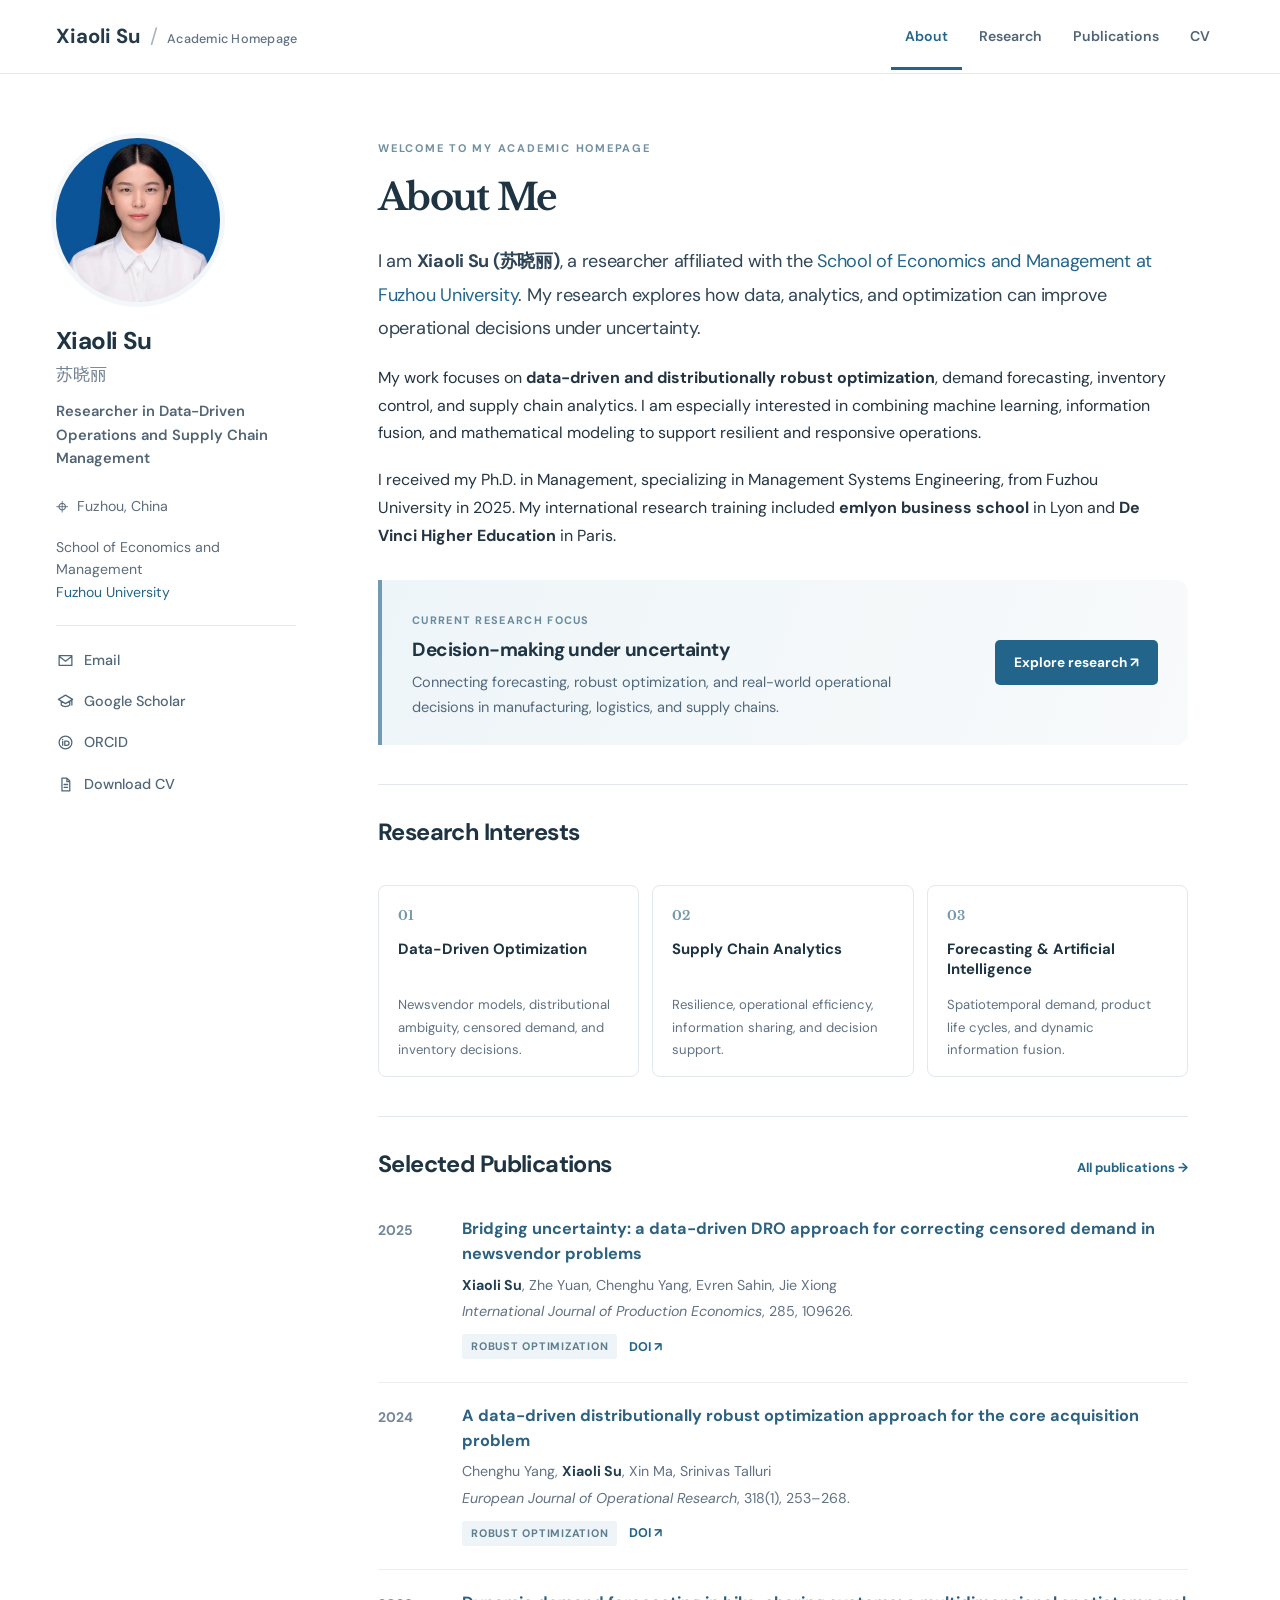
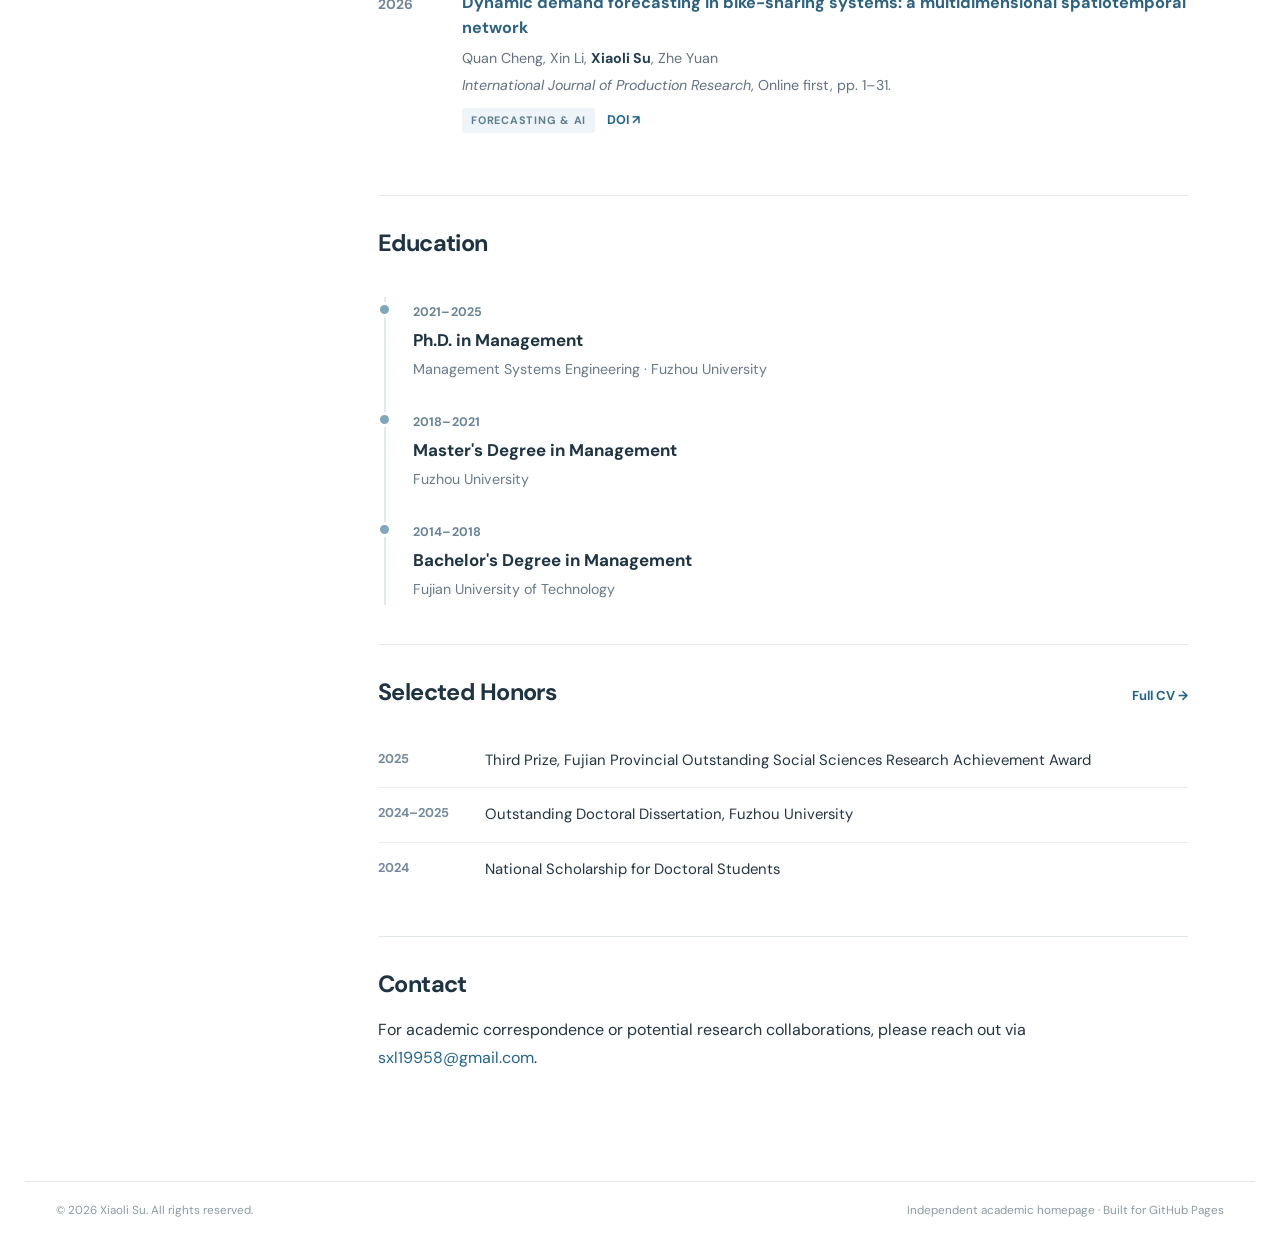
<file: index.html>
<!DOCTYPE html><html lang="en"><head><meta charset="utf-8"><meta name="viewport" content="width=device-width,initial-scale=1"><meta name="color-scheme" content="light"><meta name="description" content="Xiaoli Su, Fuzhou University researcher in data-driven optimization, operations management, and supply chain analytics."><meta name="author" content="Xiaoli Su"><title>About | Xiaoli Su</title><link rel="canonical" href="https://sxl19958-eng.github.io/"><link rel="stylesheet" href="assets/style.css"><link rel="icon" href="assets/favicon.svg" type="image/svg+xml"></head><body><a class="skip-link" href="#content">Skip to main content</a><header class="site-header"><div class="header-inner"><a class="brand" href="index.html">Xiaoli Su <span class="brand-divider">/</span> <span class="brand-subtitle">Academic Homepage</span></a><button class="menu-toggle" type="button" aria-controls="nav-links" aria-expanded="false">Menu <span aria-hidden="true">☰</span></button><nav id="nav-links" aria-label="Main navigation"><a class="active" href="index.html">About</a><a class="" href="research.html">Research</a><a class="" href="publications.html">Publications</a><a class="" href="cv.html">CV</a></nav></div></header><div class="layout"><aside class="sidebar" aria-label="Academic profile"><img class="portrait" src="assets/xiaoli-su.jpg" alt="Portrait of Xiaoli Su"><h2>Xiaoli Su</h2><div class="hanzi">苏晓丽</div><p class="role">Researcher in Data-Driven Operations and Supply Chain Management</p><div class="side-location"><span aria-hidden="true">⌖</span> Fuzhou, China</div><div class="affiliation">School of Economics and Management<br><a href="https://www.fzu.edu.cn/" target="_blank" rel="noopener noreferrer">Fuzhou University</a></div><div class="social-links"><a href="mailto:sxl19958@gmail.com"><svg viewBox="0 0 24 24" aria-hidden="true"><path d="M3 5h18v14H3z M3 6l9 7 9-7"/></svg> Email</a><a href="https://scholar.google.com/citations?user=GWsIet0AAAAJ" target="_blank" rel="noopener noreferrer"><svg viewBox="0 0 24 24" aria-hidden="true"><path d="M2 9l10-6 10 6-10 6-10-6z M6 12v5c3 3 9 3 12 0v-5 M21 10v7"/></svg> Google Scholar</a><a href="https://orcid.org/0000-0001-5351-4329" target="_blank" rel="noopener noreferrer"><svg viewBox="0 0 24 24" aria-hidden="true"><circle cx="12" cy="12" r="9"/><path d="M8 10v6 M8 7.5v.1 M11 10v6 M11 10h3a3 3 0 0 1 0 6h-3"/></svg> ORCID</a><a href="assets/Xiaoli_Su_Public_CV.pdf" download><svg viewBox="0 0 24 24" aria-hidden="true"><path d="M7 3h7l4 4v14H7z M14 3v5h4 M10 12h5 M10 16h5"/></svg> Download CV</a></div></aside><main class="main-content" id="content"><div class="eyebrow">WELCOME TO MY ACADEMIC HOMEPAGE</div><h1>About Me</h1><p class="lead">I am <strong>Xiaoli Su (苏晓丽)</strong>, a researcher affiliated with the <a href="https://www.fzu.edu.cn/" target="_blank" rel="noopener noreferrer">School of Economics and Management at Fuzhou University</a>. My research explores how data, analytics, and optimization can improve operational decisions under uncertainty.</p><p>My work focuses on <strong>data-driven and distributionally robust optimization</strong>, demand forecasting, inventory control, and supply chain analytics. I am especially interested in combining machine learning, information fusion, and mathematical modeling to support resilient and responsive operations.</p><p>I received my Ph.D. in Management, specializing in Management Systems Engineering, from Fuzhou University in 2025. My international research training included <strong>emlyon business school</strong> in Lyon and <strong>De Vinci Higher Education</strong> in Paris.</p><div class="soft-panel"><div><span class="panel-label">CURRENT RESEARCH FOCUS</span><h2>Decision-making under uncertainty</h2><p>Connecting forecasting, robust optimization, and real-world operational decisions in manufacturing, logistics, and supply chains.</p></div><a class="btn" href="research.html">Explore research <span aria-hidden="true">↗</span></a></div><section class="section"><div class="section-title"><h2>Research Interests</h2></div><div class="interest-grid"><div class="interest-card"><div class="interest-icon">01</div><h3>Data-Driven Optimization</h3><p>Newsvendor models, distributional ambiguity, censored demand, and inventory decisions.</p></div><div class="interest-card"><div class="interest-icon">02</div><h3>Supply Chain Analytics</h3><p>Resilience, operational efficiency, information sharing, and decision support.</p></div><div class="interest-card"><div class="interest-icon">03</div><h3>Forecasting & Artificial Intelligence</h3><p>Spatiotemporal demand, product life cycles, and dynamic information fusion.</p></div></div></section><section class="section"><div class="section-title"><h2>Selected Publications</h2><a class="section-link" href="publications.html">All publications →</a></div><article class="publication" data-year="2025" data-topic="Robust Optimization"><div class="paper-year">2025</div><div class="paper-body"><h3><a href="https://doi.org/10.1016/j.ijpe.2025.109626" target="_blank" rel="noopener noreferrer">Bridging uncertainty: a data-driven DRO approach for correcting censored demand in newsvendor problems</a></h3><p class="authors"><strong class="owner">Xiaoli Su</strong>, Zhe Yuan, Chenghu Yang, Evren Sahin, Jie Xiong</p><p class="venue"><em>International Journal of Production Economics</em>, 285, 109626.</p><div class="pub-meta"><span class="topic-pill">Robust Optimization</span><a class="small-link" href="https://doi.org/10.1016/j.ijpe.2025.109626" target="_blank" rel="noopener noreferrer">DOI ↗</a></div></div></article><article class="publication" data-year="2024" data-topic="Robust Optimization"><div class="paper-year">2024</div><div class="paper-body"><h3><a href="https://doi.org/10.1016/j.ejor.2024.05.007" target="_blank" rel="noopener noreferrer">A data-driven distributionally robust optimization approach for the core acquisition problem</a></h3><p class="authors">Chenghu Yang, <strong class="owner">Xiaoli Su</strong>, Xin Ma, Srinivas Talluri</p><p class="venue"><em>European Journal of Operational Research</em>, 318(1), 253–268.</p><div class="pub-meta"><span class="topic-pill">Robust Optimization</span><a class="small-link" href="https://doi.org/10.1016/j.ejor.2024.05.007" target="_blank" rel="noopener noreferrer">DOI ↗</a></div></div></article><article class="publication" data-year="2026" data-topic="Forecasting &amp; AI"><div class="paper-year">2026</div><div class="paper-body"><h3><a href="https://doi.org/10.1080/00207543.2026.2683107" target="_blank" rel="noopener noreferrer">Dynamic demand forecasting in bike-sharing systems: a multidimensional spatiotemporal network</a></h3><p class="authors">Quan Cheng, Xin Li, <strong class="owner">Xiaoli Su</strong>, Zhe Yuan</p><p class="venue"><em>International Journal of Production Research</em>, Online first, pp. 1–31.</p><div class="pub-meta"><span class="topic-pill">Forecasting &amp; AI</span><a class="small-link" href="https://doi.org/10.1080/00207543.2026.2683107" target="_blank" rel="noopener noreferrer">DOI ↗</a></div></div></article></section><section class="section"><div class="section-title"><h2>Education</h2></div><div class="timeline"><div><span class="timeline-year">2021–2025</span><h3>Ph.D. in Management</h3><p>Management Systems Engineering · Fuzhou University</p></div><div><span class="timeline-year">2018–2021</span><h3>Master's Degree in Management</h3><p>Fuzhou University</p></div><div><span class="timeline-year">2014–2018</span><h3>Bachelor's Degree in Management</h3><p>Fujian University of Technology</p></div></div></section><section class="section"><div class="section-title"><h2>Selected Honors</h2><a class="section-link" href="cv.html">Full CV →</a></div><ul class="honors compact"><li><span>2025</span><div>Third Prize, Fujian Provincial Outstanding Social Sciences Research Achievement Award</div></li><li><span>2024–2025</span><div>Outstanding Doctoral Dissertation, Fuzhou University</div></li><li><span>2024</span><div>National Scholarship for Doctoral Students</div></li></ul></section><section class="section"><h2>Contact</h2><p>For academic correspondence or potential research collaborations, please reach out via <a href="mailto:sxl19958@gmail.com">sxl19958@gmail.com</a>.</p></section></main></div><footer class="footer"><div>© 2026 Xiaoli Su. All rights reserved.</div><span>Independent academic homepage · Built for GitHub Pages</span></footer><script src="assets/main.js" defer></script></body></html>
</file>
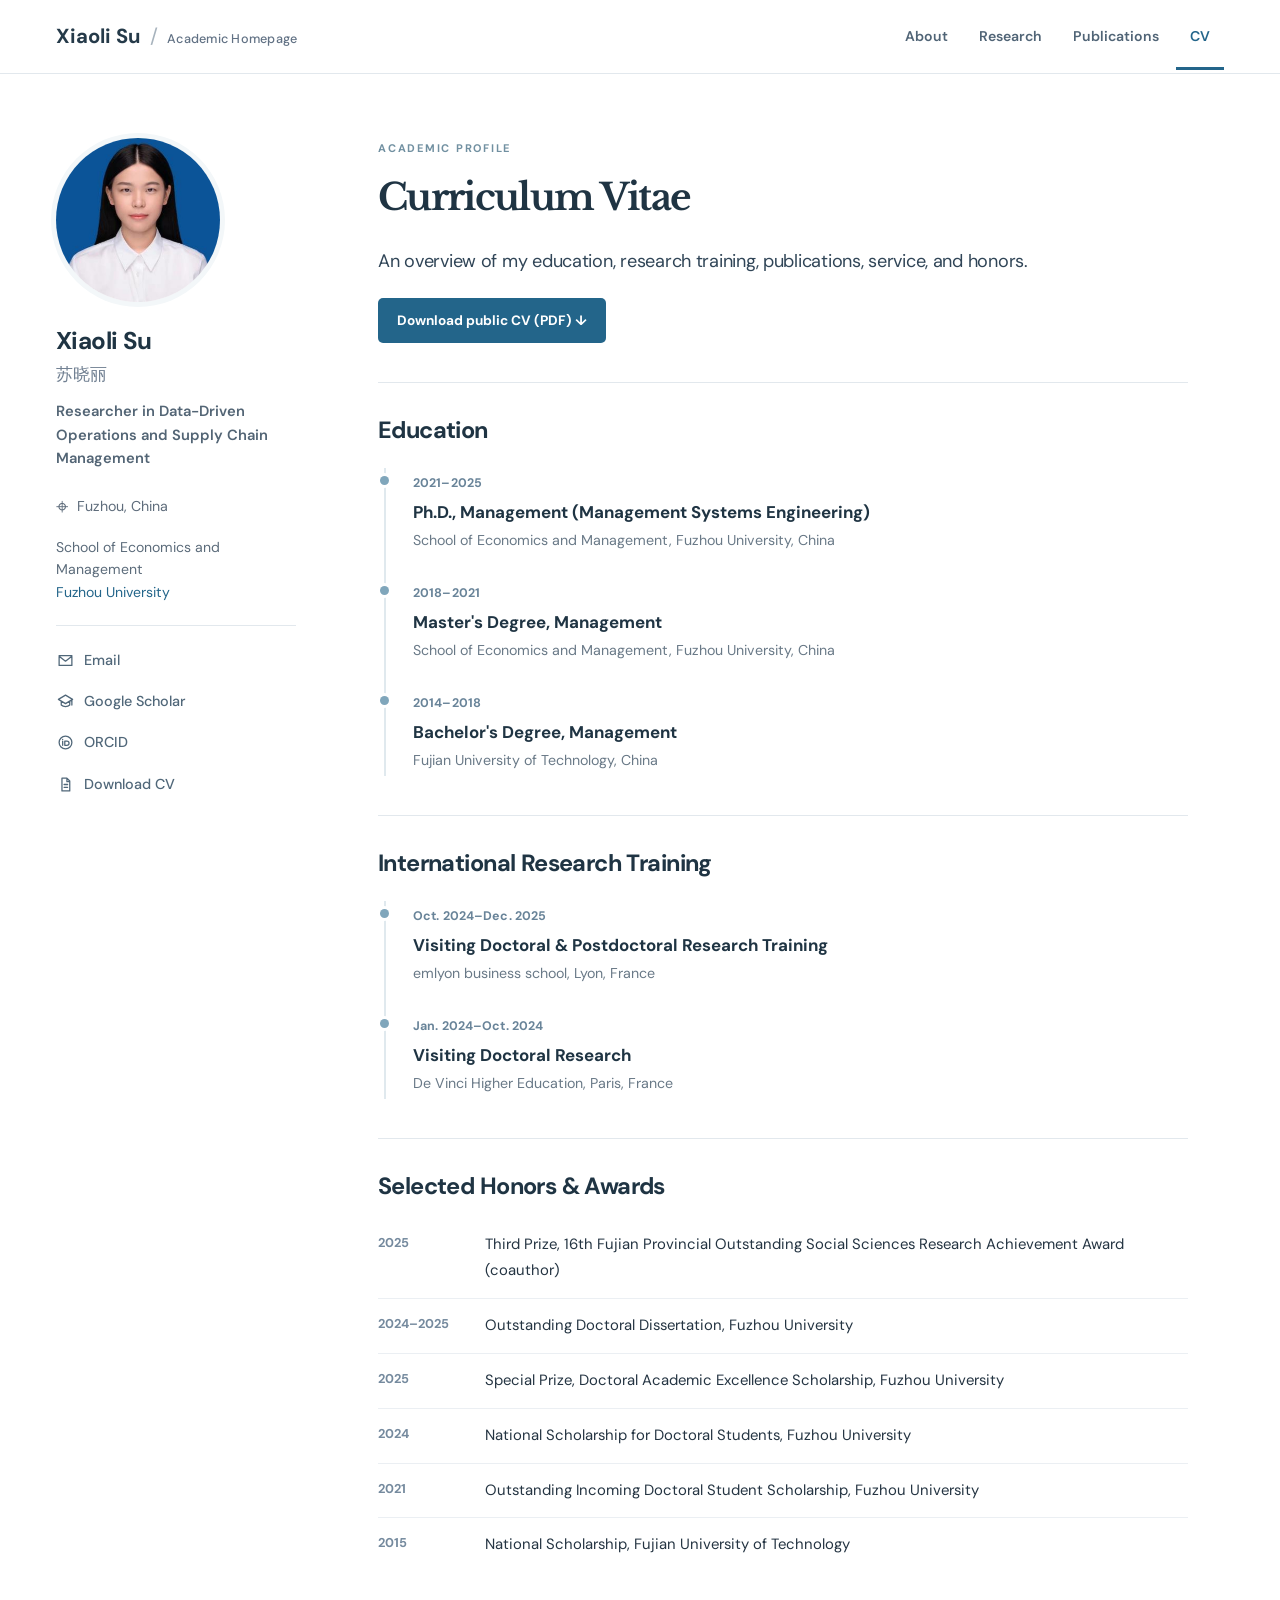
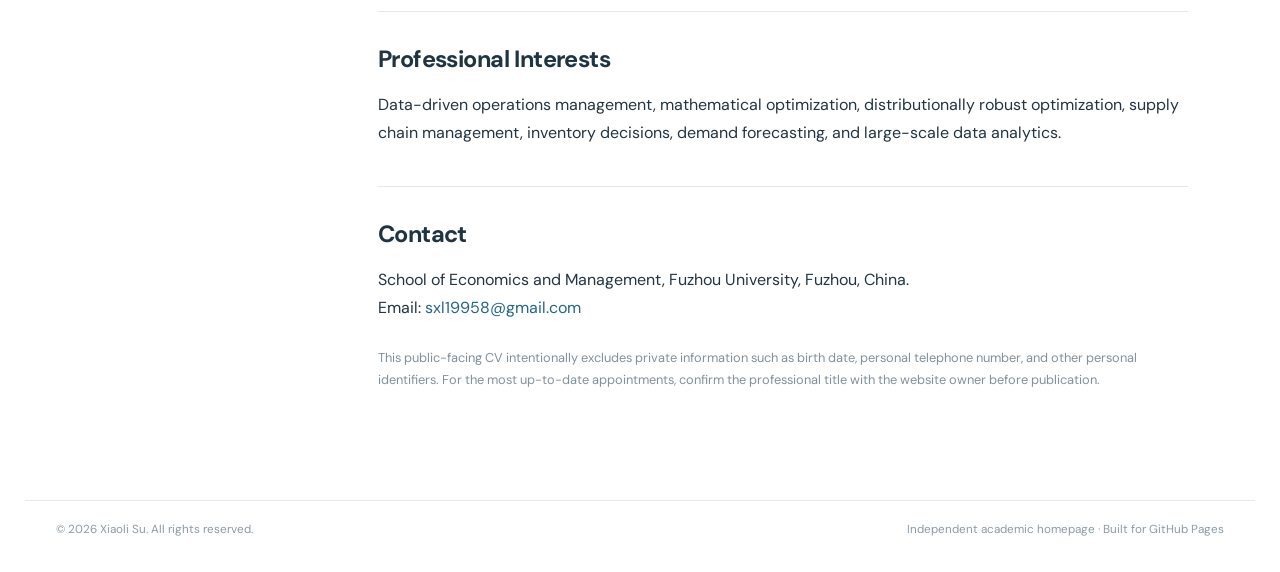
<file: cv.html>
<!DOCTYPE html><html lang="en"><head><meta charset="utf-8"><meta name="viewport" content="width=device-width,initial-scale=1"><meta name="color-scheme" content="light"><meta name="description" content="Academic curriculum vitae for Xiaoli Su, including education, awards, and research background."><meta name="author" content="Xiaoli Su"><title>CV | Xiaoli Su</title><link rel="canonical" href="https://sxl19958-eng.github.io/cv.html"><link rel="stylesheet" href="assets/style.css"><link rel="icon" href="assets/favicon.svg" type="image/svg+xml"></head><body><a class="skip-link" href="#content">Skip to main content</a><header class="site-header"><div class="header-inner"><a class="brand" href="index.html">Xiaoli Su <span class="brand-divider">/</span> <span class="brand-subtitle">Academic Homepage</span></a><button class="menu-toggle" type="button" aria-controls="nav-links" aria-expanded="false">Menu <span aria-hidden="true">☰</span></button><nav id="nav-links" aria-label="Main navigation"><a class="" href="index.html">About</a><a class="" href="research.html">Research</a><a class="" href="publications.html">Publications</a><a class="active" href="cv.html">CV</a></nav></div></header><div class="layout"><aside class="sidebar" aria-label="Academic profile"><img class="portrait" src="assets/xiaoli-su.jpg" alt="Portrait of Xiaoli Su"><h2>Xiaoli Su</h2><div class="hanzi">苏晓丽</div><p class="role">Researcher in Data-Driven Operations and Supply Chain Management</p><div class="side-location"><span aria-hidden="true">⌖</span> Fuzhou, China</div><div class="affiliation">School of Economics and Management<br><a href="https://www.fzu.edu.cn/" target="_blank" rel="noopener noreferrer">Fuzhou University</a></div><div class="social-links"><a href="mailto:sxl19958@gmail.com"><svg viewBox="0 0 24 24" aria-hidden="true"><path d="M3 5h18v14H3z M3 6l9 7 9-7"/></svg> Email</a><a href="https://scholar.google.com/citations?user=GWsIet0AAAAJ" target="_blank" rel="noopener noreferrer"><svg viewBox="0 0 24 24" aria-hidden="true"><path d="M2 9l10-6 10 6-10 6-10-6z M6 12v5c3 3 9 3 12 0v-5 M21 10v7"/></svg> Google Scholar</a><a href="https://orcid.org/0000-0001-5351-4329" target="_blank" rel="noopener noreferrer"><svg viewBox="0 0 24 24" aria-hidden="true"><circle cx="12" cy="12" r="9"/><path d="M8 10v6 M8 7.5v.1 M11 10v6 M11 10h3a3 3 0 0 1 0 6h-3"/></svg> ORCID</a><a href="assets/Xiaoli_Su_Public_CV.pdf" download><svg viewBox="0 0 24 24" aria-hidden="true"><path d="M7 3h7l4 4v14H7z M14 3v5h4 M10 12h5 M10 16h5"/></svg> Download CV</a></div></aside><main class="main-content" id="content"><div class="eyebrow">ACADEMIC PROFILE</div><h1>Curriculum Vitae</h1><p class="lead">An overview of my education, research training, publications, service, and honors.</p><p><a class="btn" href="assets/Xiaoli_Su_Public_CV.pdf" download>Download public CV (PDF) ↓</a></p><section class="section"><h2>Education</h2><div class="timeline"><div><span class="timeline-year">2021–2025</span><h3>Ph.D., Management (Management Systems Engineering)</h3><p>School of Economics and Management, Fuzhou University, China</p></div><div><span class="timeline-year">2018–2021</span><h3>Master's Degree, Management</h3><p>School of Economics and Management, Fuzhou University, China</p></div><div><span class="timeline-year">2014–2018</span><h3>Bachelor's Degree, Management</h3><p>Fujian University of Technology, China</p></div></div></section><section class="section"><h2>International Research Training</h2><div class="timeline"><div><span class="timeline-year">Oct. 2024–Dec. 2025</span><h3>Visiting Doctoral &amp; Postdoctoral Research Training</h3><p>emlyon business school, Lyon, France</p></div><div><span class="timeline-year">Jan. 2024–Oct. 2024</span><h3>Visiting Doctoral Research</h3><p>De Vinci Higher Education, Paris, France</p></div></div></section><section class="section"><h2>Selected Honors &amp; Awards</h2><ul class="honors"><li><span>2025</span><div>Third Prize, 16th Fujian Provincial Outstanding Social Sciences Research Achievement Award (coauthor)</div></li><li><span>2024–2025</span><div>Outstanding Doctoral Dissertation, Fuzhou University</div></li><li><span>2025</span><div>Special Prize, Doctoral Academic Excellence Scholarship, Fuzhou University</div></li><li><span>2024</span><div>National Scholarship for Doctoral Students, Fuzhou University</div></li><li><span>2021</span><div>Outstanding Incoming Doctoral Student Scholarship, Fuzhou University</div></li><li><span>2015</span><div>National Scholarship, Fujian University of Technology</div></li></ul></section><section class="section"><h2>Professional Interests</h2><p>Data-driven operations management, mathematical optimization, distributionally robust optimization, supply chain management, inventory decisions, demand forecasting, and large-scale data analytics.</p></section><section class="section"><h2>Contact</h2><p>School of Economics and Management, Fuzhou University, Fuzhou, China.<br>Email: <a href="mailto:sxl19958@gmail.com">sxl19958@gmail.com</a></p></section><p class="small-note">This public-facing CV intentionally excludes private information such as birth date, personal telephone number, and other personal identifiers. For the most up-to-date appointments, confirm the professional title with the website owner before publication.</p></main></div><footer class="footer"><div>© 2026 Xiaoli Su. All rights reserved.</div><span>Independent academic homepage · Built for GitHub Pages</span></footer><script src="assets/main.js" defer></script></body></html>
</file>
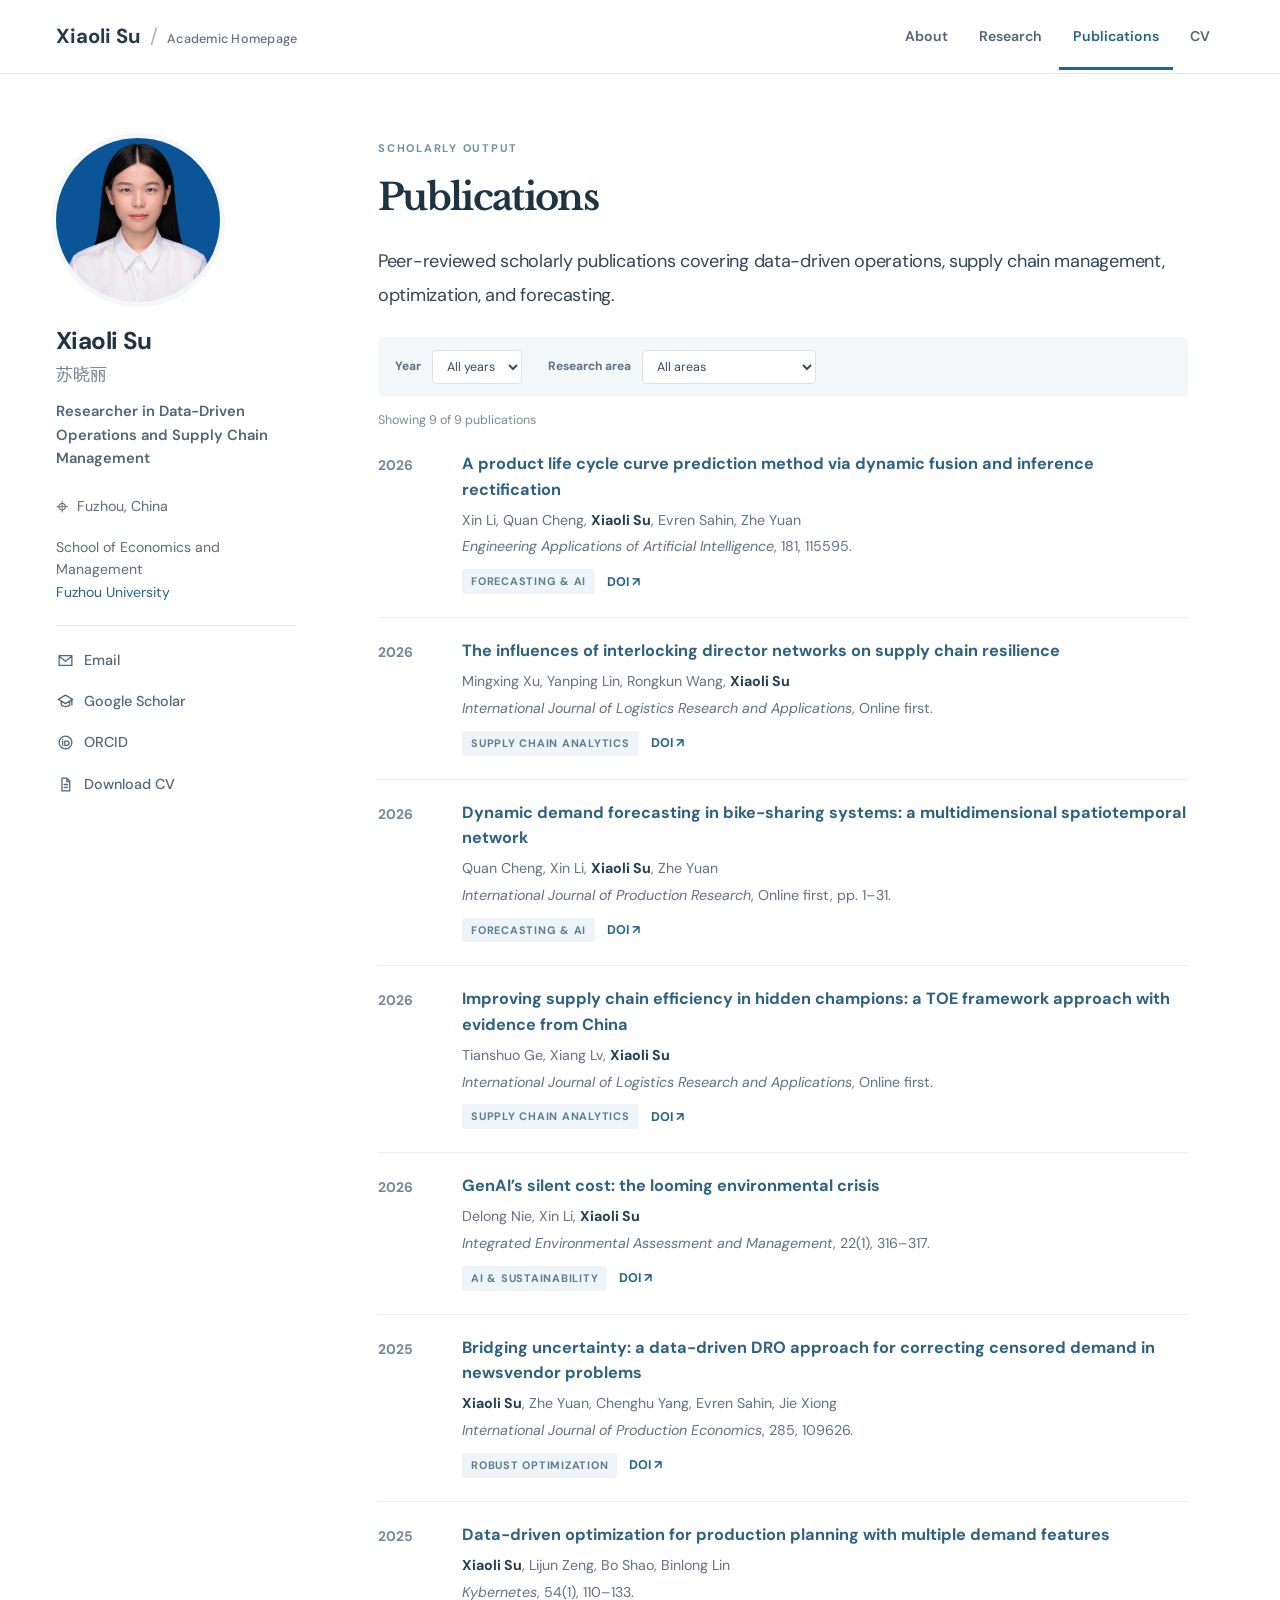
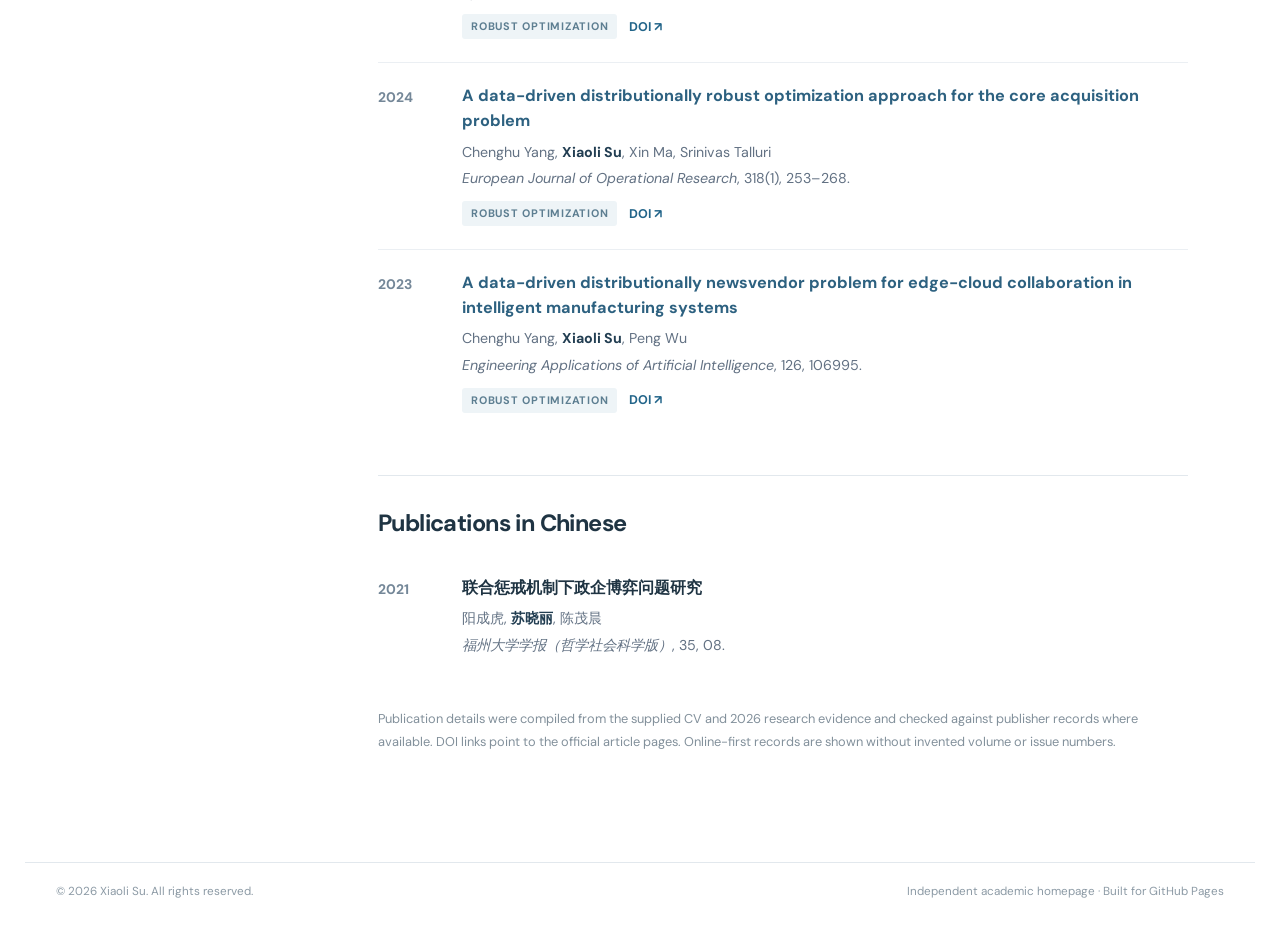
<file: publications.html>
<!DOCTYPE html><html lang="en"><head><meta charset="utf-8"><meta name="viewport" content="width=device-width,initial-scale=1"><meta name="color-scheme" content="light"><meta name="description" content="Peer-reviewed journal publications by Xiaoli Su with verified DOI links."><meta name="author" content="Xiaoli Su"><title>Publications | Xiaoli Su</title><link rel="canonical" href="https://sxl19958-eng.github.io/publications.html"><link rel="stylesheet" href="assets/style.css"><link rel="icon" href="assets/favicon.svg" type="image/svg+xml"></head><body><a class="skip-link" href="#content">Skip to main content</a><header class="site-header"><div class="header-inner"><a class="brand" href="index.html">Xiaoli Su <span class="brand-divider">/</span> <span class="brand-subtitle">Academic Homepage</span></a><button class="menu-toggle" type="button" aria-controls="nav-links" aria-expanded="false">Menu <span aria-hidden="true">☰</span></button><nav id="nav-links" aria-label="Main navigation"><a class="" href="index.html">About</a><a class="" href="research.html">Research</a><a class="active" href="publications.html">Publications</a><a class="" href="cv.html">CV</a></nav></div></header><div class="layout"><aside class="sidebar" aria-label="Academic profile"><img class="portrait" src="assets/xiaoli-su.jpg" alt="Portrait of Xiaoli Su"><h2>Xiaoli Su</h2><div class="hanzi">苏晓丽</div><p class="role">Researcher in Data-Driven Operations and Supply Chain Management</p><div class="side-location"><span aria-hidden="true">⌖</span> Fuzhou, China</div><div class="affiliation">School of Economics and Management<br><a href="https://www.fzu.edu.cn/" target="_blank" rel="noopener noreferrer">Fuzhou University</a></div><div class="social-links"><a href="mailto:sxl19958@gmail.com"><svg viewBox="0 0 24 24" aria-hidden="true"><path d="M3 5h18v14H3z M3 6l9 7 9-7"/></svg> Email</a><a href="https://scholar.google.com/citations?user=GWsIet0AAAAJ" target="_blank" rel="noopener noreferrer"><svg viewBox="0 0 24 24" aria-hidden="true"><path d="M2 9l10-6 10 6-10 6-10-6z M6 12v5c3 3 9 3 12 0v-5 M21 10v7"/></svg> Google Scholar</a><a href="https://orcid.org/0000-0001-5351-4329" target="_blank" rel="noopener noreferrer"><svg viewBox="0 0 24 24" aria-hidden="true"><circle cx="12" cy="12" r="9"/><path d="M8 10v6 M8 7.5v.1 M11 10v6 M11 10h3a3 3 0 0 1 0 6h-3"/></svg> ORCID</a><a href="assets/Xiaoli_Su_Public_CV.pdf" download><svg viewBox="0 0 24 24" aria-hidden="true"><path d="M7 3h7l4 4v14H7z M14 3v5h4 M10 12h5 M10 16h5"/></svg> Download CV</a></div></aside><main class="main-content" id="content"><div class="eyebrow">SCHOLARLY OUTPUT</div><h1>Publications</h1><p class="lead">Peer-reviewed scholarly publications covering data-driven operations, supply chain management, optimization, and forecasting.</p><div class="filter-bar"><label for="year-filter">Year</label><select id="year-filter"><option value="all">All years</option><option value="2026">2026</option><option value="2025">2025</option><option value="2024">2024</option><option value="2023">2023</option></select><label for="topic-filter">Research area</label><select id="topic-filter"><option value="all">All areas</option><option>Robust Optimization</option><option>Supply Chain Analytics</option><option>Forecasting &amp; AI</option><option>AI &amp; Sustainability</option></select></div><p id="result-count" class="result-count" aria-live="polite"></p><div id="publications-list"><article class="publication" data-year="2026" data-topic="Forecasting &amp; AI"><div class="paper-year">2026</div><div class="paper-body"><h3><a href="https://doi.org/10.1016/j.engappai.2026.115595" target="_blank" rel="noopener noreferrer">A product life cycle curve prediction method via dynamic fusion and inference rectification</a></h3><p class="authors">Xin Li, Quan Cheng, <strong class="owner">Xiaoli Su</strong>, Evren Sahin, Zhe Yuan</p><p class="venue"><em>Engineering Applications of Artificial Intelligence</em>, 181, 115595.</p><div class="pub-meta"><span class="topic-pill">Forecasting &amp; AI</span><a class="small-link" href="https://doi.org/10.1016/j.engappai.2026.115595" target="_blank" rel="noopener noreferrer">DOI ↗</a></div></div></article><article class="publication" data-year="2026" data-topic="Supply Chain Analytics"><div class="paper-year">2026</div><div class="paper-body"><h3><a href="https://doi.org/10.1080/13675567.2026.2715101" target="_blank" rel="noopener noreferrer">The influences of interlocking director networks on supply chain resilience</a></h3><p class="authors">Mingxing Xu, Yanping Lin, Rongkun Wang, <strong class="owner">Xiaoli Su</strong></p><p class="venue"><em>International Journal of Logistics Research and Applications</em>, Online first.</p><div class="pub-meta"><span class="topic-pill">Supply Chain Analytics</span><a class="small-link" href="https://doi.org/10.1080/13675567.2026.2715101" target="_blank" rel="noopener noreferrer">DOI ↗</a></div></div></article><article class="publication" data-year="2026" data-topic="Forecasting &amp; AI"><div class="paper-year">2026</div><div class="paper-body"><h3><a href="https://doi.org/10.1080/00207543.2026.2683107" target="_blank" rel="noopener noreferrer">Dynamic demand forecasting in bike-sharing systems: a multidimensional spatiotemporal network</a></h3><p class="authors">Quan Cheng, Xin Li, <strong class="owner">Xiaoli Su</strong>, Zhe Yuan</p><p class="venue"><em>International Journal of Production Research</em>, Online first, pp. 1–31.</p><div class="pub-meta"><span class="topic-pill">Forecasting &amp; AI</span><a class="small-link" href="https://doi.org/10.1080/00207543.2026.2683107" target="_blank" rel="noopener noreferrer">DOI ↗</a></div></div></article><article class="publication" data-year="2026" data-topic="Supply Chain Analytics"><div class="paper-year">2026</div><div class="paper-body"><h3><a href="https://doi.org/10.1080/13675567.2026.2658601" target="_blank" rel="noopener noreferrer">Improving supply chain efficiency in hidden champions: a TOE framework approach with evidence from China</a></h3><p class="authors">Tianshuo Ge, Xiang Lv, <strong class="owner">Xiaoli Su</strong></p><p class="venue"><em>International Journal of Logistics Research and Applications</em>, Online first.</p><div class="pub-meta"><span class="topic-pill">Supply Chain Analytics</span><a class="small-link" href="https://doi.org/10.1080/13675567.2026.2658601" target="_blank" rel="noopener noreferrer">DOI ↗</a></div></div></article><article class="publication" data-year="2026" data-topic="AI &amp; Sustainability"><div class="paper-year">2026</div><div class="paper-body"><h3><a href="https://doi.org/10.1093/inteam/vjaf114" target="_blank" rel="noopener noreferrer">GenAI’s silent cost: the looming environmental crisis</a></h3><p class="authors">Delong Nie, Xin Li, <strong class="owner">Xiaoli Su</strong></p><p class="venue"><em>Integrated Environmental Assessment and Management</em>, 22(1), 316–317.</p><div class="pub-meta"><span class="topic-pill">AI &amp; Sustainability</span><a class="small-link" href="https://doi.org/10.1093/inteam/vjaf114" target="_blank" rel="noopener noreferrer">DOI ↗</a></div></div></article><article class="publication" data-year="2025" data-topic="Robust Optimization"><div class="paper-year">2025</div><div class="paper-body"><h3><a href="https://doi.org/10.1016/j.ijpe.2025.109626" target="_blank" rel="noopener noreferrer">Bridging uncertainty: a data-driven DRO approach for correcting censored demand in newsvendor problems</a></h3><p class="authors"><strong class="owner">Xiaoli Su</strong>, Zhe Yuan, Chenghu Yang, Evren Sahin, Jie Xiong</p><p class="venue"><em>International Journal of Production Economics</em>, 285, 109626.</p><div class="pub-meta"><span class="topic-pill">Robust Optimization</span><a class="small-link" href="https://doi.org/10.1016/j.ijpe.2025.109626" target="_blank" rel="noopener noreferrer">DOI ↗</a></div></div></article><article class="publication" data-year="2025" data-topic="Robust Optimization"><div class="paper-year">2025</div><div class="paper-body"><h3><a href="https://doi.org/10.1108/K-04-2023-0690" target="_blank" rel="noopener noreferrer">Data-driven optimization for production planning with multiple demand features</a></h3><p class="authors"><strong class="owner">Xiaoli Su</strong>, Lijun Zeng, Bo Shao, Binlong Lin</p><p class="venue"><em>Kybernetes</em>, 54(1), 110–133.</p><div class="pub-meta"><span class="topic-pill">Robust Optimization</span><a class="small-link" href="https://doi.org/10.1108/K-04-2023-0690" target="_blank" rel="noopener noreferrer">DOI ↗</a></div></div></article><article class="publication" data-year="2024" data-topic="Robust Optimization"><div class="paper-year">2024</div><div class="paper-body"><h3><a href="https://doi.org/10.1016/j.ejor.2024.05.007" target="_blank" rel="noopener noreferrer">A data-driven distributionally robust optimization approach for the core acquisition problem</a></h3><p class="authors">Chenghu Yang, <strong class="owner">Xiaoli Su</strong>, Xin Ma, Srinivas Talluri</p><p class="venue"><em>European Journal of Operational Research</em>, 318(1), 253–268.</p><div class="pub-meta"><span class="topic-pill">Robust Optimization</span><a class="small-link" href="https://doi.org/10.1016/j.ejor.2024.05.007" target="_blank" rel="noopener noreferrer">DOI ↗</a></div></div></article><article class="publication" data-year="2023" data-topic="Robust Optimization"><div class="paper-year">2023</div><div class="paper-body"><h3><a href="https://doi.org/10.1016/j.engappai.2023.106995" target="_blank" rel="noopener noreferrer">A data-driven distributionally newsvendor problem for edge-cloud collaboration in intelligent manufacturing systems</a></h3><p class="authors">Chenghu Yang, <strong class="owner">Xiaoli Su</strong>, Peng Wu</p><p class="venue"><em>Engineering Applications of Artificial Intelligence</em>, 126, 106995.</p><div class="pub-meta"><span class="topic-pill">Robust Optimization</span><a class="small-link" href="https://doi.org/10.1016/j.engappai.2023.106995" target="_blank" rel="noopener noreferrer">DOI ↗</a></div></div></article></div><section class="section"><h2>Publications in Chinese</h2><div class="publication"><div class="paper-year">2021</div><div class="paper-body"><h3>联合惩戒机制下政企博弈问题研究</h3><p class="authors">阳成虎, <strong class="owner">苏晓丽</strong>, 陈茂晨</p><p class="venue"><em>福州大学学报（哲学社会科学版）</em>, 35, 08.</p></div></div></section><p class="small-note">Publication details were compiled from the supplied CV and 2026 research evidence and checked against publisher records where available. DOI links point to the official article pages. Online-first records are shown without invented volume or issue numbers.</p></main></div><footer class="footer"><div>© 2026 Xiaoli Su. All rights reserved.</div><span>Independent academic homepage · Built for GitHub Pages</span></footer><script src="assets/main.js" defer></script></body></html>
</file>
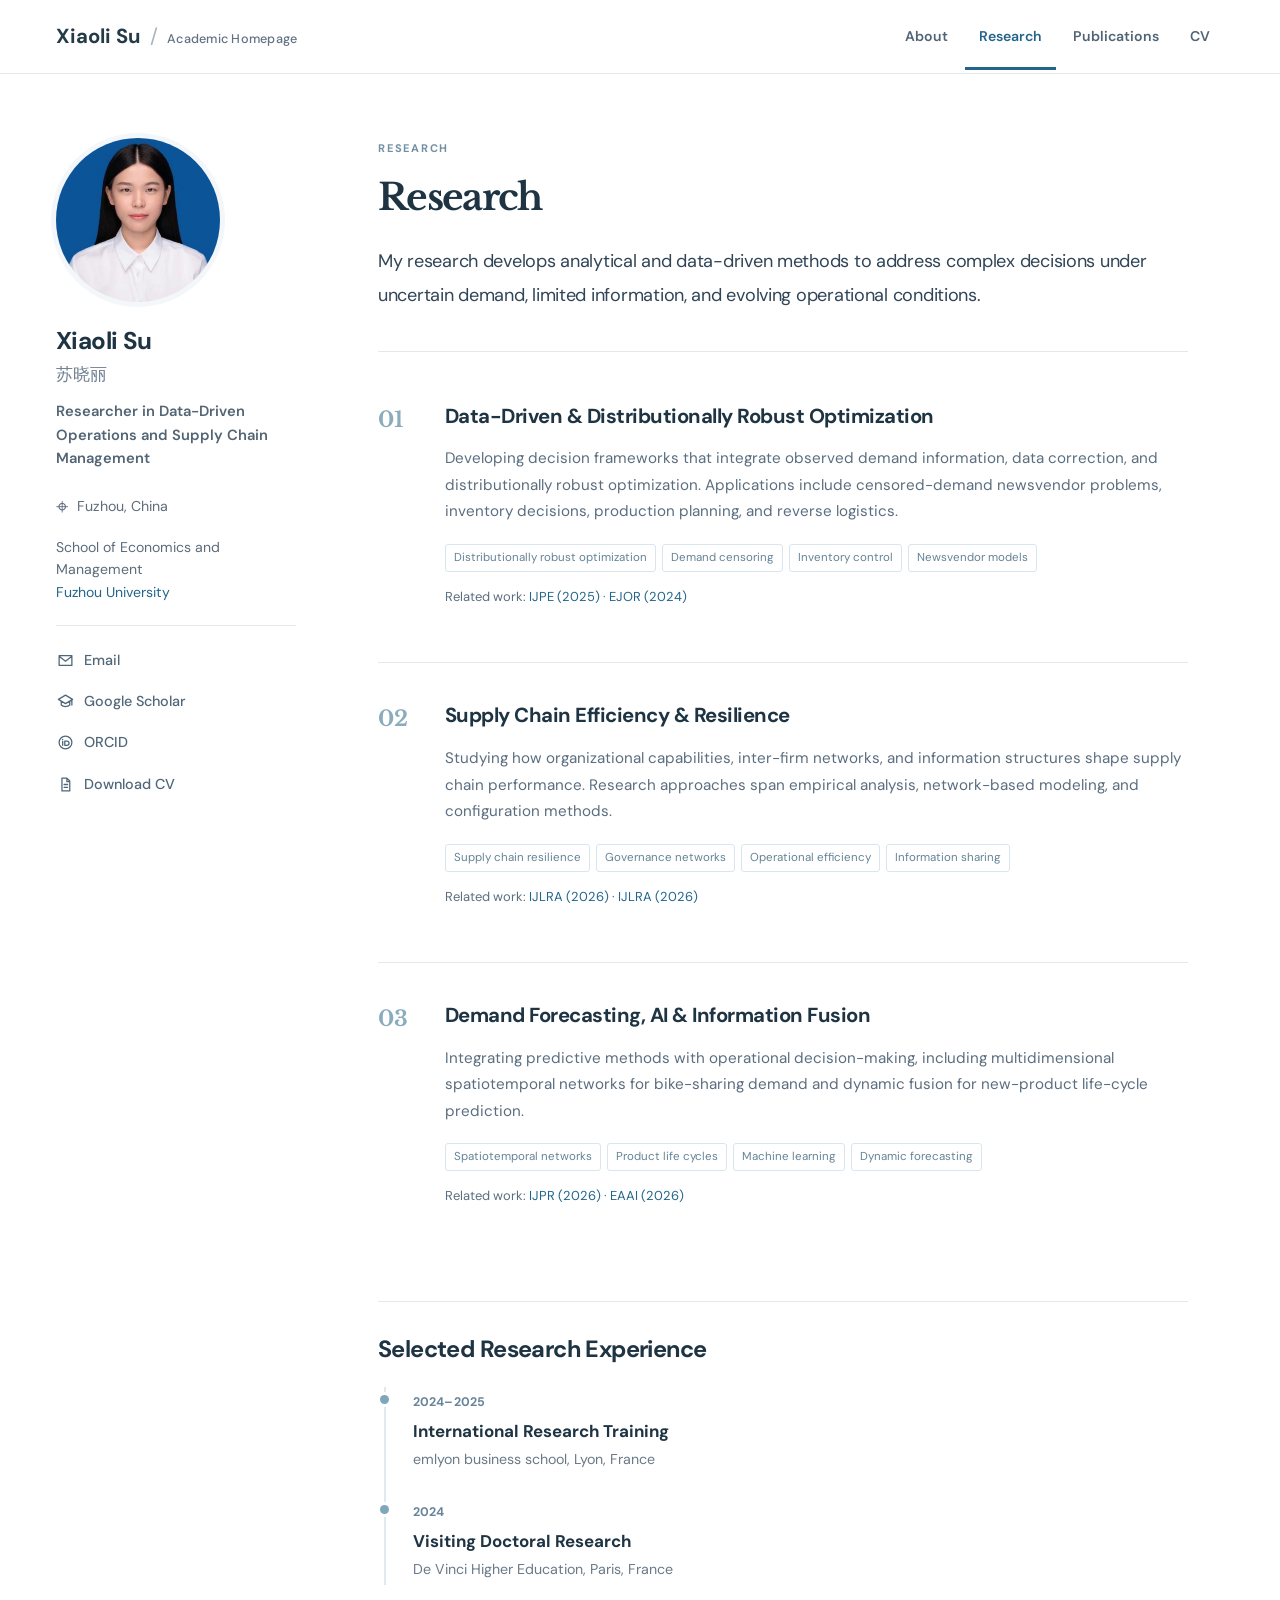
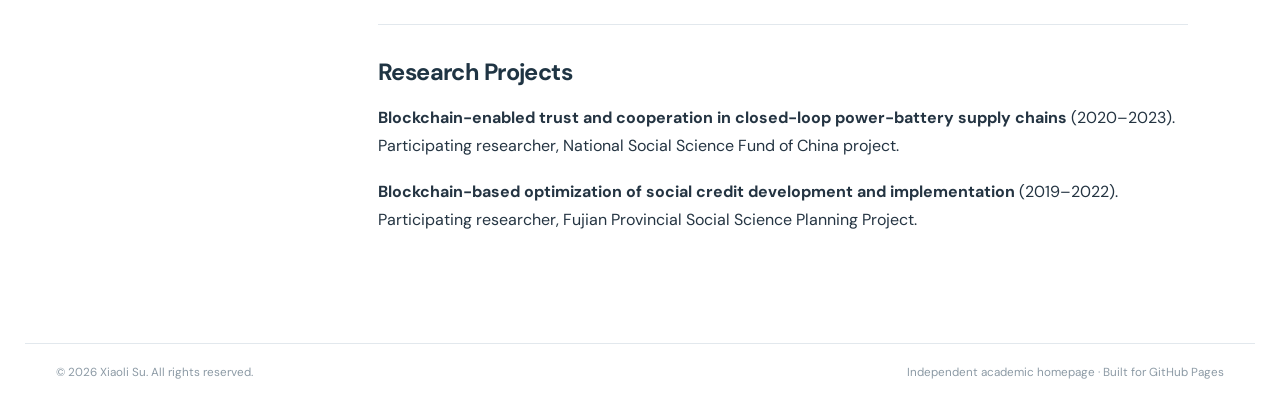
<file: research.html>
<!DOCTYPE html><html lang="en"><head><meta charset="utf-8"><meta name="viewport" content="width=device-width,initial-scale=1"><meta name="color-scheme" content="light"><meta name="description" content="Research by Xiaoli Su on robust optimization, supply chain analytics, forecasting, and machine learning."><meta name="author" content="Xiaoli Su"><title>Research | Xiaoli Su</title><link rel="canonical" href="https://sxl19958-eng.github.io/research.html"><link rel="stylesheet" href="assets/style.css"><link rel="icon" href="assets/favicon.svg" type="image/svg+xml"></head><body><a class="skip-link" href="#content">Skip to main content</a><header class="site-header"><div class="header-inner"><a class="brand" href="index.html">Xiaoli Su <span class="brand-divider">/</span> <span class="brand-subtitle">Academic Homepage</span></a><button class="menu-toggle" type="button" aria-controls="nav-links" aria-expanded="false">Menu <span aria-hidden="true">☰</span></button><nav id="nav-links" aria-label="Main navigation"><a class="" href="index.html">About</a><a class="active" href="research.html">Research</a><a class="" href="publications.html">Publications</a><a class="" href="cv.html">CV</a></nav></div></header><div class="layout"><aside class="sidebar" aria-label="Academic profile"><img class="portrait" src="assets/xiaoli-su.jpg" alt="Portrait of Xiaoli Su"><h2>Xiaoli Su</h2><div class="hanzi">苏晓丽</div><p class="role">Researcher in Data-Driven Operations and Supply Chain Management</p><div class="side-location"><span aria-hidden="true">⌖</span> Fuzhou, China</div><div class="affiliation">School of Economics and Management<br><a href="https://www.fzu.edu.cn/" target="_blank" rel="noopener noreferrer">Fuzhou University</a></div><div class="social-links"><a href="mailto:sxl19958@gmail.com"><svg viewBox="0 0 24 24" aria-hidden="true"><path d="M3 5h18v14H3z M3 6l9 7 9-7"/></svg> Email</a><a href="https://scholar.google.com/citations?user=GWsIet0AAAAJ" target="_blank" rel="noopener noreferrer"><svg viewBox="0 0 24 24" aria-hidden="true"><path d="M2 9l10-6 10 6-10 6-10-6z M6 12v5c3 3 9 3 12 0v-5 M21 10v7"/></svg> Google Scholar</a><a href="https://orcid.org/0000-0001-5351-4329" target="_blank" rel="noopener noreferrer"><svg viewBox="0 0 24 24" aria-hidden="true"><circle cx="12" cy="12" r="9"/><path d="M8 10v6 M8 7.5v.1 M11 10v6 M11 10h3a3 3 0 0 1 0 6h-3"/></svg> ORCID</a><a href="assets/Xiaoli_Su_Public_CV.pdf" download><svg viewBox="0 0 24 24" aria-hidden="true"><path d="M7 3h7l4 4v14H7z M14 3v5h4 M10 12h5 M10 16h5"/></svg> Download CV</a></div></aside><main class="main-content" id="content"><div class="eyebrow">RESEARCH</div><h1>Research</h1><p class="lead">My research develops analytical and data-driven methods to address complex decisions under uncertain demand, limited information, and evolving operational conditions.</p><section class="section"><div class="research-item"><span class="research-num">01</span><div><h2>Data-Driven & Distributionally Robust Optimization</h2><p>Developing decision frameworks that integrate observed demand information, data correction, and distributionally robust optimization. Applications include censored-demand newsvendor problems, inventory decisions, production planning, and reverse logistics.</p><div class="tag-list"><span>Distributionally robust optimization</span><span>Demand censoring</span><span>Inventory control</span><span>Newsvendor models</span></div><p class="related">Related work: <a href="https://doi.org/10.1016/j.ijpe.2025.109626" target="_blank" rel="noopener noreferrer">IJPE (2025)</a> · <a href="https://doi.org/10.1016/j.ejor.2024.05.007" target="_blank" rel="noopener noreferrer">EJOR (2024)</a></p></div></div><div class="research-item"><span class="research-num">02</span><div><h2>Supply Chain Efficiency & Resilience</h2><p>Studying how organizational capabilities, inter-firm networks, and information structures shape supply chain performance. Research approaches span empirical analysis, network-based modeling, and configuration methods.</p><div class="tag-list"><span>Supply chain resilience</span><span>Governance networks</span><span>Operational efficiency</span><span>Information sharing</span></div><p class="related">Related work: <a href="https://doi.org/10.1080/13675567.2026.2715101" target="_blank" rel="noopener noreferrer">IJLRA (2026)</a> · <a href="https://doi.org/10.1080/13675567.2026.2658601" target="_blank" rel="noopener noreferrer">IJLRA (2026)</a></p></div></div><div class="research-item"><span class="research-num">03</span><div><h2>Demand Forecasting, AI & Information Fusion</h2><p>Integrating predictive methods with operational decision-making, including multidimensional spatiotemporal networks for bike-sharing demand and dynamic fusion for new-product life-cycle prediction.</p><div class="tag-list"><span>Spatiotemporal networks</span><span>Product life cycles</span><span>Machine learning</span><span>Dynamic forecasting</span></div><p class="related">Related work: <a href="https://doi.org/10.1080/00207543.2026.2683107" target="_blank" rel="noopener noreferrer">IJPR (2026)</a> · <a href="https://doi.org/10.1016/j.engappai.2026.115595" target="_blank" rel="noopener noreferrer">EAAI (2026)</a></p></div></div></section><section class="section"><h2>Selected Research Experience</h2><div class="timeline"><div><span class="timeline-year">2024–2025</span><h3>International Research Training</h3><p>emlyon business school, Lyon, France</p></div><div><span class="timeline-year">2024</span><h3>Visiting Doctoral Research</h3><p>De Vinci Higher Education, Paris, France</p></div></div></section><section class="section"><h2>Research Projects</h2><p><strong>Blockchain-enabled trust and cooperation in closed-loop power-battery supply chains</strong> (2020–2023). Participating researcher, National Social Science Fund of China project.</p><p><strong>Blockchain-based optimization of social credit development and implementation</strong> (2019–2022). Participating researcher, Fujian Provincial Social Science Planning Project.</p></section></main></div><footer class="footer"><div>© 2026 Xiaoli Su. All rights reserved.</div><span>Independent academic homepage · Built for GitHub Pages</span></footer><script src="assets/main.js" defer></script></body></html>
</file>
<file: assets/style.css>
@import url('https://fonts.googleapis.com/css2?family=DM+Sans:wght@400;500;600;700&family=Libre+Baskerville:wght@400;700&display=swap');
:root{--ink:#243442;--muted:#617184;--accent:#23658a;--accent-deep:#174866;--edge:#e2e8ed;--bg:#fff;--soft:#f3f7f9;--shadow:0 6px 26px rgba(20,50,70,.06)}*{box-sizing:border-box}html{scroll-behavior:smooth}body{margin:0;font:16px/1.74 'DM Sans',-apple-system,BlinkMacSystemFont,'Segoe UI',Arial,sans-serif;color:var(--ink);background:var(--bg);-webkit-font-smoothing:antialiased}a{color:var(--accent);text-decoration:none}a:hover{text-decoration:underline}a:focus-visible,button:focus-visible,select:focus-visible{outline:3px solid #d9a74f;outline-offset:3px}h1,h2,h3,p{margin-top:0}h1,h2,h3{line-height:1.32;color:#1f3443}h1{font:700 2.3rem/1.23 'Libre Baskerville',Georgia,serif;letter-spacing:-.045em;margin:0 0 25px}h2{font-size:1.47rem;letter-spacing:-.025em;margin-bottom:16px}h3{font-size:1.06rem;margin:0 0 8px}p{margin-bottom:19px}.skip-link{position:absolute;top:-100px;left:10px;padding:6px 12px;background:#fff;z-index:20}.skip-link:focus{top:12px}.site-header{border-bottom:1px solid var(--edge);background:#fff;position:sticky;top:0;z-index:10}.header-inner{max-width:1230px;min-height:73px;padding:0 31px;margin:auto;display:flex;align-items:center;justify-content:space-between;gap:25px}.brand{font-size:1.27rem;font-weight:700;white-space:nowrap;color:#253a49}.brand:hover{text-decoration:none}.brand-divider{font-weight:400;color:#a7b3bd;padding:0 4px}.brand-subtitle{font-size:.79rem;font-weight:500;letter-spacing:.02em;color:var(--muted)}nav{display:flex;gap:3px;align-items:center}nav a{font-size:.88rem;font-weight:600;color:#506476;padding:21px 14px 19px;border-bottom:3px solid transparent}nav a:hover,nav a.active{color:var(--accent);text-decoration:none;border-color:var(--accent)}.menu-toggle{display:none}.layout{max-width:1230px;margin:0 auto;padding:62px 31px 90px;display:grid;grid-template-columns:240px minmax(0,810px);column-gap:82px;align-items:start}.sidebar{padding:2px 0 10px}.portrait{display:block;object-fit:cover;object-position:center;border-radius:100%;width:164px;height:164px;margin:0 0 23px;box-shadow:0 0 0 5px #f3f7f9}.sidebar h2{margin:0 0 0;font-size:1.52rem;font-weight:700}.hanzi{font-size:1.08rem;color:#718092;margin-top:2px;margin-bottom:11px;font-weight:500}.role{font-weight:600;font-size:.92rem;line-height:1.6;margin:0 0 17px;color:#536575}.side-location{font-size:.89rem;margin-bottom:9px;color:#5e6c7b}.side-location span{font-size:1.4rem;vertical-align:middle;padding-right:5px}.affiliation{font-size:.88rem;line-height:1.6;color:#5b6b7a;margin-bottom:22px}.social-links{display:flex;flex-direction:column;gap:4px;border-top:1px solid var(--edge);padding-top:16px}.social-links a{display:flex;align-items:center;gap:10px;padding:6px 1px;color:#506779;font-size:.9rem;font-weight:500}.social-links svg{height:17px;width:17px;fill:none;stroke:currentColor;stroke-linecap:round;stroke-linejoin:round;stroke-width:1.8}.main-content{min-width:0}.eyebrow{letter-spacing:.16em;color:#7190a1;font-size:.69rem;font-weight:700;margin:3px 0 17px}.lead{font-size:1.13rem;line-height:1.83;letter-spacing:-.015em;color:#304557}.main-content>p{max-width:790px}.section{padding-top:32px;margin-top:39px;border-top:1px solid var(--edge)}.section-title{display:flex;justify-content:space-between;align-items:baseline;gap:12px}.section-link{font-size:.81rem;font-weight:700;white-space:nowrap}.soft-panel{background:linear-gradient(110deg,#eef5f8,#f8fafb);padding:25px 30px;margin-top:30px;border-left:4px solid #719bb2;display:flex;justify-content:space-between;align-items:center;gap:25px;border-radius:0 12px 12px 0}.soft-panel h2{font-size:1.19rem;margin:4px 0 8px}.soft-panel p{font-size:.91rem;margin:0;max-width:500px;color:#51697d}.panel-label{letter-spacing:.12em;color:#688b9e;font-size:.68rem;font-weight:700}.btn{display:inline-block;background:var(--accent);color:#fff;padding:11px 19px;border-radius:5px;font-size:.85rem;font-weight:700;white-space:nowrap}.btn:hover{background:var(--accent-deep);text-decoration:none}.interest-grid{display:grid;grid-template-columns:repeat(3,minmax(0,1fr));gap:13px;margin-top:21px}.interest-card{border:1px solid var(--edge);border-radius:8px;padding:21px 19px 15px;background:#fff}.interest-icon{font:700 .81rem 'Libre Baskerville',Georgia,serif;color:#7498aa;margin-bottom:17px}.interest-card h3{font-size:.93rem;min-height:46px}.interest-card p{font-size:.82rem;line-height:1.7;color:#607184;margin:0}.publication{display:grid;grid-template-columns:64px minmax(0,1fr);gap:20px;border-bottom:1px solid #ebeff3;padding:20px 0 23px}.publication:last-child{border-bottom:0}.paper-year{font-size:.87rem;font-weight:700;color:#748798;padding-top:2px}.paper-body h3{font-size:1.015rem;font-weight:700;line-height:1.55;margin:0 0 7px}.paper-body h3 a{color:#2d6180}.paper-body h3 a:hover{color:#133b57}.authors,.venue{font-size:.89rem;color:#627183;margin:0 0 3px;line-height:1.67}.owner{color:#223e52}.pub-meta{display:flex;align-items:center;gap:12px;margin-top:10px}.topic-pill{font-size:.68rem;text-transform:uppercase;letter-spacing:.07em;font-weight:700;padding:3px 9px;border-radius:3px;background:#eef4f7;color:#5d7e91}.small-link{font-size:.79rem;font-weight:700}.timeline{border-left:2px solid #e0e9ee;margin:22px 0 4px 6px}.timeline>div{padding:0 0 25px 27px;position:relative}.timeline>div:last-child{padding-bottom:3px}.timeline>div:before{content:'';position:absolute;top:8px;left:-6px;height:9px;width:9px;border-radius:100%;background:#80a6bb;box-shadow:0 0 0 3px white}.timeline-year{font-size:.78rem;color:#698499;font-weight:700;letter-spacing:.01em}.timeline h3{margin:5px 0 5px}.timeline p{color:#697987;font-size:.89rem;margin:0}.honors{list-style:none;padding:0;margin:10px 0}.honors li{display:grid;grid-template-columns:92px 1fr;gap:15px;border-bottom:1px solid #ebeff3;padding:14px 0;font-size:.93rem}.honors li:last-child{border-bottom:0}.honors li>span{color:#758a9e;font-weight:700;font-size:.8rem}.research-item{display:grid;grid-template-columns:52px 1fr;gap:15px;border-bottom:1px solid var(--edge);padding:19px 0 35px;margin-bottom:20px}.research-item:last-child{border:0}.research-num{font:700 1.35rem 'Libre Baskerville',Georgia,serif;color:#8aacbc;padding-top:3px}.research-item h2{font-size:1.27rem}.research-item p{font-size:.95rem;color:#5b6e7f}.tag-list{display:flex;gap:6px;flex-wrap:wrap;margin:12px 0 14px}.tag-list span{font-size:.72rem;padding:3px 8px;border:1px solid #d9e6ed;color:#648396;border-radius:3px}.related{font-size:.81rem!important}.filter-bar{display:flex;align-items:center;gap:11px;background:var(--soft);padding:13px 17px;flex-wrap:wrap;border-radius:5px;margin:25px 0 6px}.filter-bar label{font-size:.75rem;font-weight:700;color:#5f7080}.filter-bar select{appearance:auto;background:white;border:1px solid #d8e3ea;padding:7px 10px;border-radius:4px;color:#344e61;max-width:100%;font:inherit;font-size:.78rem;margin-right:15px}.result-count{font-size:.78rem;color:#788a99;margin:13px 0 0}.small-note{font-size:.8rem;color:#82909b;margin-top:25px}.footer{max-width:1230px;margin:auto;border-top:1px solid var(--edge);padding:18px 31px 33px;display:flex;justify-content:space-between;gap:15px;color:#8c9aa5;font-size:.73rem}
@media(max-width:950px){.layout{grid-template-columns:210px minmax(0,1fr);gap:40px}.interest-grid{grid-template-columns:1fr}.interest-card h3{min-height:0}.soft-panel{align-items:flex-start;flex-direction:column;gap:18px}}
@media(max-width:675px){.header-inner{padding:0 18px;min-height:64px;flex-wrap:wrap}.brand{font-size:1.09rem}.brand-subtitle{display:none}.menu-toggle{display:block;border:1px solid #d8e1e6;border-radius:5px;background:#fff;color:#536c7a;padding:5px 12px;font-size:.78rem;font-weight:700;cursor:pointer}nav{display:none;width:100%;padding:2px 0 12px;flex-wrap:wrap}nav.open{display:flex}nav a{padding:9px 12px;border-bottom:0;border-radius:4px}nav a.active{background:#edf4f8}.layout{padding:30px 22px 60px;grid-template-columns:1fr;gap:36px}.sidebar{display:grid;grid-template-columns:98px 1fr;gap:0 19px;border-bottom:1px solid var(--edge);padding:0 0 25px}.portrait{width:88px;height:88px;grid-row:1/5;margin:0}.sidebar h2{font-size:1.21rem}.hanzi{margin:0 0 4px;font-size:.89rem}.role{font-size:.8rem;margin:2px 0 8px}.side-location,.affiliation{grid-column:2;margin-bottom:4px;font-size:.79rem}.social-links{grid-column:1/-1;display:flex;flex-direction:row;gap:13px;flex-wrap:wrap;border:0;padding-top:16px}.social-links a{font-size:.77rem}.social-links svg{width:15px;height:15px}h1{font-size:1.95rem}.lead{font-size:1.02rem}.section{margin-top:31px}.publication{grid-template-columns:47px minmax(0,1fr);gap:12px}.paper-body h3{font-size:.95rem}.interest-grid{grid-template-columns:1fr}.footer{padding:20px 22px;display:block}.footer span{display:block;margin-top:3px}.research-item{grid-template-columns:32px 1fr;gap:13px}.research-num{font-size:1.05rem}.filter-bar{gap:7px}.filter-bar select{margin-right:2px}}
@media(prefers-reduced-motion:reduce){html{scroll-behavior:auto}}
.publication[hidden]{display:none!important}
</file>
